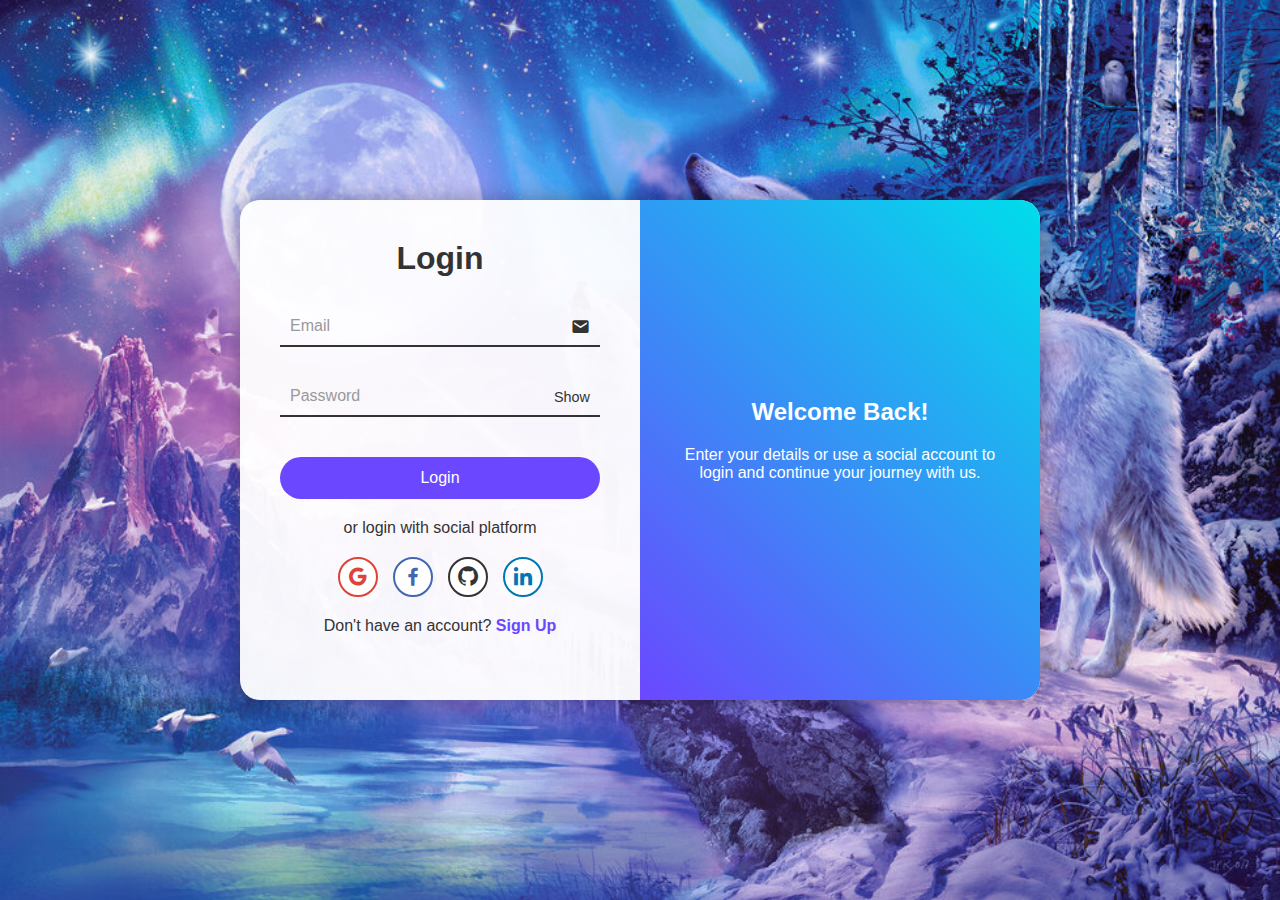
<file: login-page.html>
<!DOCTYPE html>
<html lang="en">
<head>
    <meta charset="UTF-8">
    <meta name="viewport" content="width=device-width, initial-scale=1.0">
    <title>Login & Signup Page with Austin Griffin Background</title>
    <link href="https://unpkg.com/boxicons@2.1.4/css/boxicons.min.css" rel="stylesheet">
    <style>
        * {
            margin: 0;
            padding: 0;
            box-sizing: border-box;
            font-family: 'Segoe UI', Tahoma, Geneva, Verdana, sans-serif;
        }

        body {
            display: flex;
            justify-content: center;
            align-items: center;
            min-height: 100vh;
            background: url('asset/wolves-and-northern-lights.jpg') no-repeat center center fixed;
            background-size: cover;
            position: relative;
            overflow-x: hidden;
        }

        body::before {
            content: '';
            position: absolute;
            top: 0;
            left: 0;
            width: 100%;
            height: 100%;
            background: radial-gradient(circle at 50% 50%, rgba(107, 72, 255, 0.5), transparent 70%);
            animation: glowPulse 4s ease-in-out infinite;
            z-index: -1;
        }

        @keyframes glowPulse {
            0%, 100% { opacity: 0.5; transform: scale(1); }
            50% { opacity: 0.9; transform: scale(1.1); }
        }

        .container {
            position: relative;
            width: 100%;
            max-width: 800px;
            min-height: 500px;
            background: rgba(255, 255, 255, 0.95);
            border-radius: 20px;
            box-shadow: 0 0 20px rgba(0, 0, 0, 0.3);
            overflow: hidden;
            display: flex;
            z-index: 1;
        }

        .form-box {
            width: 50%;
            padding: 40px;
            transition: all 0.5s ease-in-out;
            position: absolute;
            top: 0;
            left: 0;
            height: 100%;
            visibility: visible;
            opacity: 1;
        }

        .login-box {
            transform: translateX(0);
            z-index: 2;
        }

        .signup-box {
            transform: translateX(100%);
            visibility: hidden;
            opacity: 0;
            z-index: 1;
        }

        .container.active .login-box {
            transform: translateX(-100%);
            visibility: hidden;
            opacity: 0;
            z-index: 1;
        }

        .container.active .signup-box {
            transform: translateX(0);
            visibility: visible;
            opacity: 1;
            z-index: 2;
        }

        h1 {
            font-size: 2em;
            color: #333;
            text-align: center;
            margin-bottom: 20px;
        }

        .input-box {
            position: relative;
            margin: 30px 0;
        }

        .input-box input {
            width: 100%;
            padding: 10px 40px 10px 10px;
            font-size: 1em;
            color: #333;
            border: none;
            border-bottom: 2px solid #333;
            outline: none;
            background: transparent;
            transition: border-color 0.3s, box-shadow 0.3s;
        }

        .input-box input::placeholder {
            color: #999;
        }

        .input-box i {
            position: absolute;
            right: 10px;
            top: 50%;
            transform: translateY(-50%);
            font-size: 1.2em;
            color: #333;
        }

        .input-box input:focus {
            border-color: #6b48ff;
            box-shadow: 0 2px 5px rgba(107, 72, 255, 0.3);
        }

        .input-box .toggle-password {
            position: absolute;
            right: 10px;
            top: 50%;
            transform: translateY(-50%);
            cursor: pointer;
            font-size: 0.9em;
            color: #333;
            user-select: none;
        }

        .error-message {
            color: #e74c3c;
            font-size: 0.8em;
            margin-top: 5px;
            min-height: 20px;
            display: none;
        }

        button.btn {
            width: 100%;
            padding: 12px;
            background: #6b48ff;
            border: none;
            border-radius: 25px;
            color: #fff;
            font-size: 1em;
            cursor: pointer;
            transition: background 0.3s, transform 0.2s;
            position: relative;
            overflow: hidden;
            margin: 10px 0;
        }

        button.btn:hover:not(:disabled) {
            background: #5438cc;
            transform: scale(1.05);
        }

        button.btn:disabled {
            background: #a29bfe;
            cursor: not-allowed;
        }

        button.btn.loading::after {
            content: '';
            position: absolute;
            width: 20px;
            height: 20px;
            border: 3px solid #fff;
            border-top: 3px solid transparent;
            border-radius: 50%;
            animation: spin 1s linear infinite;
            top: 50%;
            left: 50%;
            transform: translate(-50%, -50%);
        }

        @keyframes spin {
            0% { transform: translate(-50%, -50%) rotate(0deg); }
            100% { transform: translate(-50%, -50%) rotate(360deg); }
        }

        .social-icons {
            display: flex;
            justify-content: center;
            gap: 15px;
            margin: 20px 0;
        }

        .social-icons a {
            display: flex;
            align-items: center;
            justify-content: center;
            width: 40px;
            height: 40px;
            border-radius: 50%;
            background: #fff;
            border: 2px solid #333;
            color: #333;
            text-decoration: none;
            transition: background 0.3s, transform 0.2s;
        }

        .social-icons a:hover {
            background: #f5f5f5;
            transform: scale(1.1);
        }

        .social-icons a i {
            font-size: 1.5em;
        }

        .social-icons a.google { border-color: #db4437; color: #db4437; }
        .social-icons a.facebook { border-color: #4267b2; color: #4267b2; }
        .social-icons a.github { border-color: #333; color: #333; }
        .social-icons a.linkedin { border-color: #0077b5; color: #0077b5; }

        .form-box p {
            text-align: center;
            color: #333;
            margin: 10px 0;
        }

        .toggle-link {
            text-align: center;
            margin-top: 20px;
        }

        .toggle-link a {
            color: #6b48ff;
            text-decoration: none;
            font-weight: 600;
        }

        .toggle-link a:hover {
            text-decoration: underline;
        }

        .panel {
            position: absolute;
            width: 50%;
            height: 100%;
            background: linear-gradient(45deg, #6b48ff, #00ddeb);
            color: #fff;
            display: flex;
            align-items: center;
            justify-content: center;
            flex-direction: column;
            padding: 40px;
            transition: all 0.5s ease-in-out;
        }

        .panel.left {
            right: 0;
            transform: translateX(0);
        }

        .panel.right {
            right: 0;
            transform: translateX(100%);
        }

        .container.active .panel.left {
            transform: translateX(200%);
        }

        .container.active .panel.right {
            transform: translateX(0);
        }

        .panel h2 {
            color: #fff;
            margin-bottom: 20px;
        }

        .panel p {
            font-size: 1em;
            text-align: center;
            margin-bottom: 20px;
            color: #fff;
        }

        @media (max-width: 768px) {
            .container {
                max-width: 90%;
                min-height: 400px;
                flex-direction: column;
            }

            .form-box {
                width: 100%;
                position: static;
                visibility: visible !important;
                opacity: 1 !important;
                transform: none !important;
            }

            .login-box {
                display: block;
            }

            .signup-box {
                display: none;
            }

            .container.active .login-box {
                display: none;
            }

            .container.active .signup-box {
                display: block;
            }

            .panel {
                display: none;
            }

            body::before {
                background: radial-gradient(circle at 50% 50%, rgba(107, 72, 255, 0.4), transparent 80%);
            }
        }
    </style>
</head>
<body>
    <div class="container" id="container" role="main">
        <div class="form-box login-box" role="region" aria-label="Login Form">
            <form id="loginForm">
                <h1>Login</h1>
                <div class="input-box">
                    <input type="email" id="loginEmail" placeholder="Email" required aria-describedby="loginEmailError">
                    <i class="bx bxs-envelope"></i>
                    <div class="error-message" id="loginEmailError" role="alert"></div>
                </div>
                <div class="input-box">
                    <input type="password" id="loginPassword" placeholder="Password" required aria-describedby="loginPasswordError">
                    <span class="toggle-password" data-target="loginPassword" role="button" tabindex="0">Show</span>
                    <div class="error-message" id="loginPasswordError" role="alert"></div>
                </div>
                <button type="submit" class="btn" id="loginButton">Login</button>
                <p>or login with social platform</p>
                <div class="social-icons">
                    <a href="#" class="google" id="googleLogin" aria-label="Sign in with Google"><i class="bx bxl-google"></i></a>
                    <a href="#" class="facebook" id="facebookLogin" aria-label="Sign in with Facebook"><i class="bx bxl-facebook"></i></a>
                    <a href="#" class="github" id="githubLogin" aria-label="Sign in with GitHub"><i class="bx bxl-github"></i></a>
                    <a href="#" class="linkedin" id="linkedinLogin" aria-label="Sign in with LinkedIn"><i class="bx bxl-linkedin"></i></a>
                </div>
                <div class="toggle-link">
                    <p>Don't have an account? <a href="#" id="signupLink" aria-label="Switch to Sign Up">Sign Up</a></p>
                </div>
            </form>
        </div>
        <div class="form-box signup-box" role="region" aria-label="Sign Up Form">
            <form id="signupForm">
                <h1>Registration</h1>
                <div class="input-box">
                    <input type="text" id="signupUsername" placeholder="Username" required aria-describedby="signupUsernameError">
                    <i class="bx bxs-user"></i>
                    <div class="error-message" id="signupUsernameError" role="alert"></div>
                </div>
                <div class="input-box">
                    <input type="email" id="signupEmail" placeholder="Email" required aria-describedby="signupEmailError">
                    <i class="bx bxs-envelope"></i>
                    <div class="error-message" id="signupEmailError" role="alert"></div>
                </div>
                <div class="input-box">
                    <input type="password" id="signupPassword" placeholder="Password" required aria-describedby="signupPasswordError">
                    <span class="toggle-password" data-target="signupPassword" role="button" tabindex="0">Show</span>
                    <div class="error-message" id="signupPasswordError" role="alert"></div>
                </div>
                <button type="submit" class="btn" id="signupButton">Register</button>
                <p>or register with social platform</p>
                <div class="social-icons">
                    <a href="#" class="google" id="googleSignup" aria-label="Sign up with Google"><i class="bx bxl-google"></i></a>
                    <a href="#" class="facebook" id="facebookSignup" aria-label="Sign up with Facebook"><i class="bx bxl-facebook"></i></a>
                    <a href="#" class="github" id="githubSignup" aria-label="Sign up with GitHub"><i class="bx bxl-github"></i></a>
                    <a href="#" class="linkedin" id="linkedinSignup" aria-label="Sign up with LinkedIn"><i class="bx bxl-linkedin"></i></a>
                </div>
                <div class="toggle-link">
                    <p>Already have an account? <a href="#" id="loginLink" aria-label="Switch to Login">Login</a></p>
                </div>
            </form>
        </div>
        <div class="panel left" role="complementary" aria-label="Welcome Back Panel">
            <h2>Welcome Back!</h2>
            <p>Enter your details or use a social account to login and continue your journey with us.</p>
        </div>
        <div class="panel right" role="complementary" aria-label="Sign Up Invitation Panel">
            <h2>Hello, Friend!</h2>
            <p>Register with your details or a social account to start exploring our platform.</p>
        </div>
    </div>

    <script src="https://cdn.auth0.com/js/auth0/9.26.0/auth0.min.js"></script>
    <script>
        // Initialize Auth0 client
        const webAuth = new auth0.WebAuth({
            domain: 'YOUR_AUTH0_DOMAIN', // e.g., 'your-app.auth0.com'
            clientID: 'YOUR_CLIENT_ID',
            redirectUri: window.location.href,
            responseType: 'token id_token',
            scope: 'openid profile email'
        });

        const container = document.getElementById('container');
        const signupLink = document.getElementById('signupLink');
        const loginLink = document.getElementById('loginLink');
        const loginForm = document.getElementById('loginForm');
        const signupForm = document.getElementById('signupForm');
        const loginButton = document.getElementById('loginButton');
        const signupButton = document.getElementById('signupButton');
        const googleLogin = document.getElementById('googleLogin');
        const facebookLogin = document.getElementById('facebookLogin');
        const githubLogin = document.getElementById('githubLogin');
        const linkedinLogin = document.getElementById('linkedinLogin');
        const googleSignup = document.getElementById('googleSignup');
        const facebookSignup = document.getElementById('facebookSignup');
        const githubSignup = document.getElementById('githubSignup');
        const linkedinSignup = document.getElementById('linkedinSignup');
        const togglePasswordButtons = document.querySelectorAll('.toggle-password');

        // Validation functions
        const validateEmail = (email) => {
            return /^[^\s@]+@[^\s@]+\.[^\s@]+$/.test(email);
        };

        const validatePassword = (password) => {
            return password.length >= 8 && /[A-Z]/.test(password) && /[0-9]/.test(password);
        };

        const validateUsername = (username) => {
            return username.length >= 3 && /^[a-zA-Z0-9_]+$/.test(username);
        };

        const showError = (elementId, message) => {
            const errorElement = document.getElementById(elementId);
            errorElement.textContent = message;
            errorElement.style.display = 'block';
            errorElement.focus();
        };

        const clearErrors = (formId) => {
            const form = document.getElementById(formId);
            form.querySelectorAll('.error-message').forEach(error => {
                error.textContent = '';
                error.style.display = 'none';
            });
        };

        const setButtonLoading = (button, isLoading) => {
            button.disabled = isLoading;
            button.classList.toggle('loading', isLoading);
            button.textContent = isLoading ? '' : button.id === 'loginButton' ? 'Login' : 'Register';
        };

        // Toggle password visibility
        togglePasswordButtons.forEach(button => {
            button.addEventListener('click', () => {
                const targetInput = document.getElementById(button.dataset.target);
                const isPassword = targetInput.type === 'password';
                targetInput.type = isPassword ? 'text' : 'password';
                button.textContent = isPassword ? 'Hide' : 'Show';
            });
            button.addEventListener('keydown', (e) => {
                if (e.key === 'Enter' || e.key === ' ') {
                    e.preventDefault();
                    button.click();
                }
            });
        });

        // Toggle between forms
        signupLink.addEventListener('click', (e) => {
            e.preventDefault();
            container.classList.add('active');
            clearErrors('loginForm');
            clearErrors('signupForm');
            loginForm.reset();
            signupForm.reset();
            document.getElementById('signupUsername').focus();
        });

        loginLink.addEventListener('click', (e) => {
            e.preventDefault();
            container.classList.remove('active');
            clearErrors('loginForm');
            clearErrors('signupForm');
            loginForm.reset();
            signupForm.reset();
            document.getElementById('loginEmail').focus();
        });

        // Social login handlers
        const handleSocialAuth = (provider, button) => {
            setButtonLoading(button, true);
            webAuth.authorize({
                connection: provider // 'google-oauth2', 'facebook', 'github', 'linkedin'
            });
        };

        googleLogin.addEventListener('click', (e) => { e.preventDefault(); handleSocialAuth('google-oauth2', googleLogin); });
        facebookLogin.addEventListener('click', (e) => { e.preventDefault(); handleSocialAuth('facebook', facebookLogin); });
        githubLogin.addEventListener('click', (e) => { e.preventDefault(); handleSocialAuth('github', githubLogin); });
        linkedinLogin.addEventListener('click', (e) => { e.preventDefault(); handleSocialAuth('linkedin', linkedinLogin); });
        googleSignup.addEventListener('click', (e) => { e.preventDefault(); handleSocialAuth('google-oauth2', googleSignup); });
        facebookSignup.addEventListener('click', (e) => { e.preventDefault(); handleSocialAuth('facebook', facebookSignup); });
        githubSignup.addEventListener('click', (e) => { e.preventDefault(); handleSocialAuth('github', githubSignup); });
        linkedinSignup.addEventListener('click', (e) => { e.preventDefault(); handleSocialAuth('linkedin', linkedinSignup); });

        // Handle Auth0 callback
        webAuth.parseHash({ hash: window.location.hash }, (err, authResult) => {
            if (err) {
                showError('loginEmailError', 'Social login failed. Please try again.');
                setButtonLoading(googleLogin, false);
                setButtonLoading(facebookLogin, false);
                setButtonLoading(githubLogin, false);
                setButtonLoading(linkedinLogin, false);
                setButtonLoading(googleSignup, false);
                setButtonLoading(facebookSignup, false);
                setButtonLoading(githubSignup, false);
                setButtonLoading(linkedinSignup, false);
                return;
            }
            if (authResult && authResult.idToken) {
                const { name, email } = authResult.idTokenPayload;
                const users = JSON.parse(localStorage.getItem('users') || '[]');
                if (!users.some(u => u.email === email)) {
                    users.push({ username: name || email.split('@')[0], email, password: '' });
                    localStorage.setItem('users', JSON.stringify(users));
                }
                alert(`Welcome, ${name || email}!`);
                window.location.hash = '';
                loginForm.reset();
                signupForm.reset();
                clearErrors('loginForm');
                clearErrors('signupForm');
                setButtonLoading(googleLogin, false);
                setButtonLoading(facebookLogin, false);
                setButtonLoading(githubLogin, false);
                setButtonLoading(linkedinLogin, false);
                setButtonLoading(googleSignup, false);
                setButtonLoading(facebookSignup, false);
                setButtonLoading(githubSignup, false);
                setButtonLoading(linkedinSignup, false);
            }
        });

        // Login form submission
        loginForm.addEventListener('submit', async (e) => {
            e.preventDefault();
            clearErrors('loginForm');
            const email = document.getElementById('loginEmail').value.trim();
            const password = document.getElementById('loginPassword').value;

            let hasError = false;
            if (!email) {
                showError('loginEmailError', 'Email is required');
                hasError = true;
            } else if (!validateEmail(email)) {
                showError('loginEmailError', 'Please enter a valid email address');
                hasError = true;
            }

            if (!password) {
                showError('loginPasswordError', 'Password is required');
                hasError = true;
            } else if (!validatePassword(password)) {
                showError('loginPasswordError', 'Password must be at least 8 characters with an uppercase letter and a number');
                hasError = true;
            }

            if (!hasError) {
                setButtonLoading(loginButton, true);
                try {
                    const users = JSON.parse(localStorage.getItem('users') || '[]');
                    const user = users.find(u => u.email === email && (u.password === password || u.password === ''));
                    await new Promise(resolve => setTimeout(resolve, 1000));
                    if (user) {
                        alert(`Welcome back, ${user.username}!`);
                        loginForm.reset();
                        clearErrors('loginForm');
                    } else {
                        showError('loginEmailError', 'Invalid email or password');
                    }
                } catch (error) {
                    showError('loginEmailError', 'An error occurred. Please try again.');
                } finally {
                    setButtonLoading(loginButton, false);
                }
            }
        });

        // Signup form submission
        signupForm.addEventListener('submit', async (e) => {
            e.preventDefault();
            clearErrors('signupForm');
            const username = document.getElementById('signupUsername').value.trim();
            const email = document.getElementById('signupEmail').value.trim();
            const password = document.getElementById('signupPassword').value;

            let hasError = false;
            if (!username) {
                showError('signupUsernameError', 'Username is required');
                hasError = true;
            } else if (!validateUsername(username)) {
                showError('signupUsernameError', 'Username must be at least 3 characters and contain only letters, numbers, or underscores');
                hasError = true;
            }

            if (!email) {
                showError('signupEmailError', 'Email is required');
                hasError = true;
            } else if (!validateEmail(email)) {
                showError('signupEmailError', 'Please enter a valid email address');
                hasError = true;
            }

            if (!password) {
                showError('signupPasswordError', 'Password is required');
                hasError = true;
            } else if (!validatePassword(password)) {
                showError('signupPasswordError', 'Password must be at least 8 characters with an uppercase letter and a number');
                hasError = true;
            }

            if (!hasError) {
                setButtonLoading(signupButton, true);
                try {
                    const users = JSON.parse(localStorage.getItem('users') || '[]');
                    if (users.some(u => u.email === email)) {
                        showError('signupEmailError', 'Email already registered');
                    } else {
                        users.push({ username, email, password });
                        localStorage.setItem('users', JSON.stringify(users));
                        await new Promise(resolve => setTimeout(resolve, 1000));
                        alert('Registration successful! You can now login.');
                        container.classList.remove('active');
                        signupForm.reset();
                        clearErrors('signupForm');
                        document.getElementById('loginEmail').focus();
                    }
                } catch (error) {
                    showError('signupEmailError', 'An error occurred. Please try again.');
                } finally {
                    setButtonLoading(signupButton, false);
                }
            }
        });
    </script>
</body>
</html>
</file>
